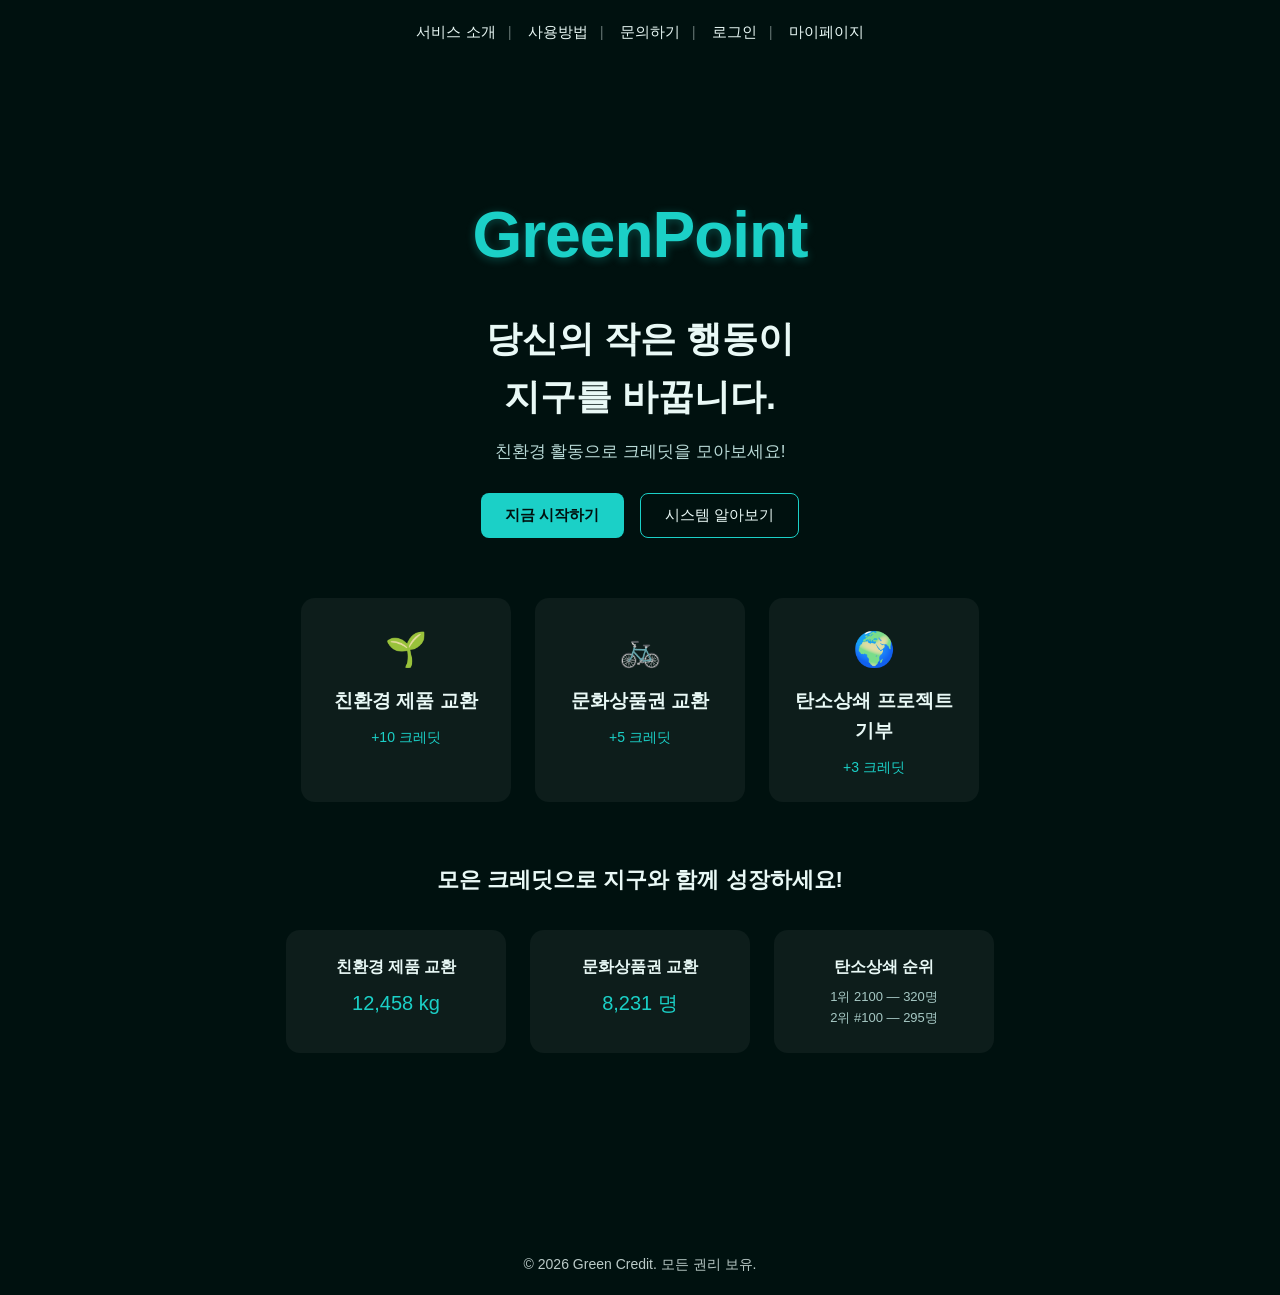
<file: index.html>
<!doctype html>
<html lang="ko">
<head>
  <meta charset="utf-8" />
  <meta name="viewport" content="width=device-width, initial-scale=1" />
  <title>그린 크레딧</title>
  <link rel="stylesheet" href="style.css" />
</head>
<body>
  <!-- 네비게이션 -->
  <nav class="nav">
    <div class="center-nav">
      <a class="nav__link" href="about.html">서비스 소개</a>
      <a class="nav__link" href="howto.html">사용방법</a>
      <a class="nav__link" href="contact.html">문의하기</a>
      <a class="nav__link" href="login.html">로그인</a>
      <a class="nav__link" href="mypage.html">마이페이지</a>
    </div>
  </nav>

  <!-- 메인 콘텐츠 -->
  <main class="hero">
    <h1 class="main-logo">GreenPoint</h1>

    <h2 class="hero__title">당신의 작은 행동이<br />지구를 바꿉니다.</h2>
    <p class="hero__subtitle">친환경 활동으로 크레딧을 모아보세요!</p>

    <div class="cta">
      <button class="btn btn--primary" onclick="location.href='login.html'">지금 시작하기</button>
      <button class="btn btn--ghost" onclick="location.href='about.html'">시스템 알아보기</button>
    </div>

    <section class="features">
      <article class="card">
        <div class="icon">🌱</div>
        <h3>친환경 제품 교환</h3>
        <div class="badge">+10 크레딧</div>
      </article>
      <article class="card">
        <div class="icon">🚲</div>
        <h3>문화상품권 교환</h3>
        <div class="badge">+5 크레딧</div>
      </article>
      <article class="card">
        <div class="icon">🌍</div>
        <h3>탄소상쇄 프로젝트 기부</h3>
        <div class="badge">+3 크레딧</div>
      </article>
    </section>

    <section class="stats-wrap">
      <h2>모은 크레딧으로 지구와 함께 성장하세요!</h2>
      <div class="kpis">
        <div class="kpi">
          <h4>친환경 제품 교환</h4>
          <div class="num">12,458 kg</div>
        </div>
        <div class="kpi">
          <h4>문화상품권 교환</h4>
          <div class="num">8,231 명</div>
        </div>
        <div class="kpi">
          <h4>탄소상쇄 순위</h4>
          <div class="rank">1위 2100 — 320명<br/>2위 #100 — 295명</div>
        </div>
      </div>
    </section>
  </main>

  <footer>
    © <span id="year"></span> Green Credit. 모든 권리 보유.
  </footer>

  <script src="script.js"></script>
</body>
</html>
</file>
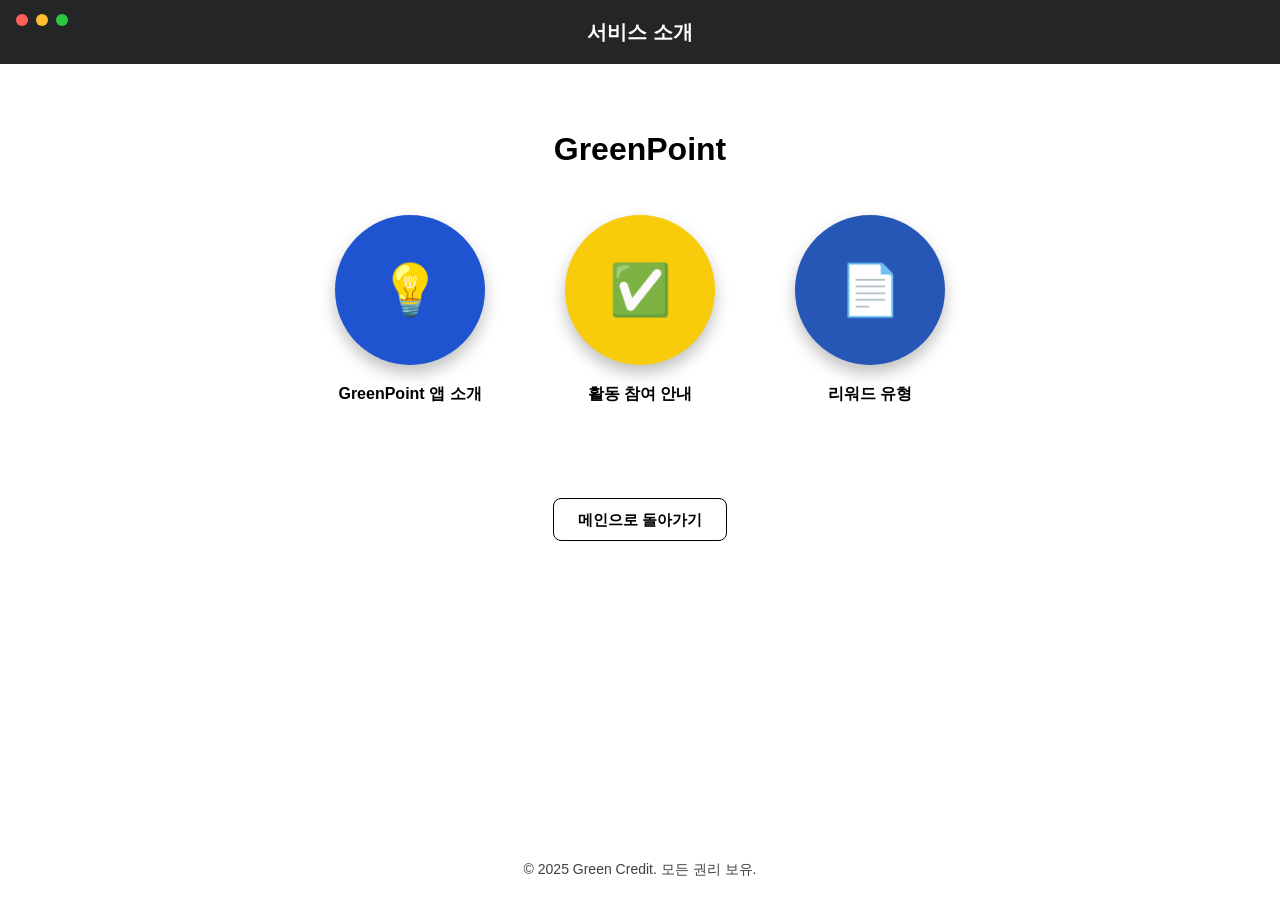
<file: about.html>
<!doctype html>
<html lang="ko">
<head>
  <meta charset="utf-8" />
  <meta name="viewport" content="width=device-width, initial-scale=1" />
  <title>서비스 소개 | 그린 크레딧</title>
  <link rel="stylesheet" href="style.css" />
</head>
<body class="about-new-page">
  <header class="about-new-header">
    <div class="header-dots">
      <div class="dot red"></div>
      <div class="dot yellow"></div>
      <div class="dot green"></div>
    </div>
    서비스 소개
  </header>

  <main class="about-new-main">
    <h1>GreenPoint</h1>

    <div class="icon-grid">
      <a href="detail-greenpoint.html" class="icon-card">
        <div class="circle blue">💡</div>
        <div class="label">GreenPoint 앱 소개</div>
      </a>

      <a href="activity-guide.html" class="icon-card">
        <div class="circle yellow">✅</div>
        <div class="label">활동 참여 안내</div>
      </a>

      <a href="reward-type.html" class="icon-card">
        <div class="circle bluegreen">📄</div>
        <div class="label">리워드 유형</div>
      </a>
    </div>

    <div class="about-footer">
      <a href="index.html" class="btn btn--primary">메인으로 돌아가기</a>
    </div>

  </main>

  <footer>
    © 2025 Green Credit. 모든 권리 보유.
  </footer>
</body>
</html>
</file>
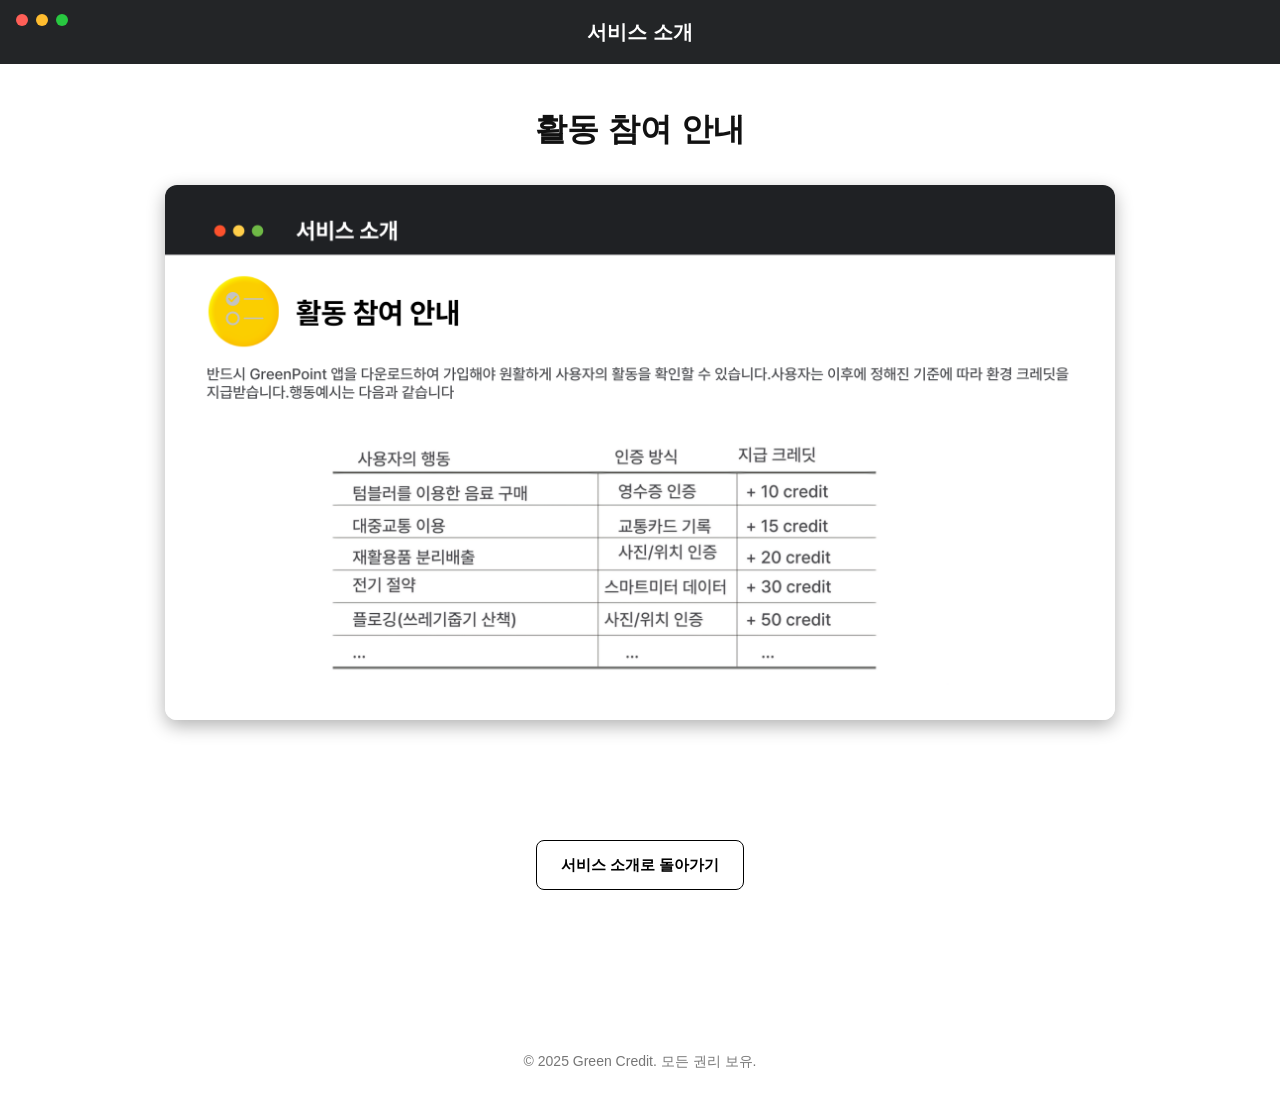
<file: activity-guide.html>
<!doctype html>
<html lang="ko">
<head>
  <meta charset="utf-8" />
  <meta name="viewport" content="width=device-width, initial-scale=1" />
  <title>활동 참여 안내 | 그린 크레딧</title>
  <link rel="stylesheet" href="style.css" />
  <style>
    body {
      background: #fff;
      display: flex;
      flex-direction: column;
      align-items: center;
      justify-content: flex-start;
      min-height: 100vh;
      font-family: 'Pretendard', sans-serif;
      color: #111;
    }

    header {
      width: 100%;
      background: #232527;
      color: white;
      padding: 16px 0;
      text-align: center;
      font-size: 20px;
      font-weight: 600;
      position: relative;
    }

    .header-dots {
      position: absolute;
      left: 16px;
      top: 14px;
      display: flex;
      gap: 8px;
    }

    .dot {
      width: 12px;
      height: 12px;
      border-radius: 50%;
    }

    .dot.red { background: #ff5f57; }
    .dot.yellow { background: #ffbd2f; }
    .dot.green { background: #28c840; }

    main {
      display: flex;
      flex-direction: column;
      align-items: center;
      padding: 40px 20px;
    }

    img.guide-img {
      max-width: 1000px;
      width: 95%;
      height: auto;
      border-radius: 12px;
      box-shadow: 0 6px 18px rgba(0,0,0,0.3);
      margin-top: 30px;
    }

    footer {
      text-align: center;
      padding: 20px 0 40px;
      font-size: 14px;
      color: #555;
    }
  </style>
</head>
<body>
  <header>
    <div class="header-dots">
      <div class="dot red"></div>
      <div class="dot yellow"></div>
      <div class="dot green"></div>
    </div>
    서비스 소개
  </header>

  <main>
    <h1>활동 참여 안내</h1>
    <img src="KakaoTalk_20251016_183059239_04.png" alt="활동 참여 안내" class="guide-img" />

    <div class="reward-footer">
      <a href="about.html" class="btn about-back-btn">서비스 소개로 돌아가기</a>
    </div>
  </main>

  <footer>
    © 2025 Green Credit. 모든 권리 보유.
  </footer>
</body>
</html>
</file>
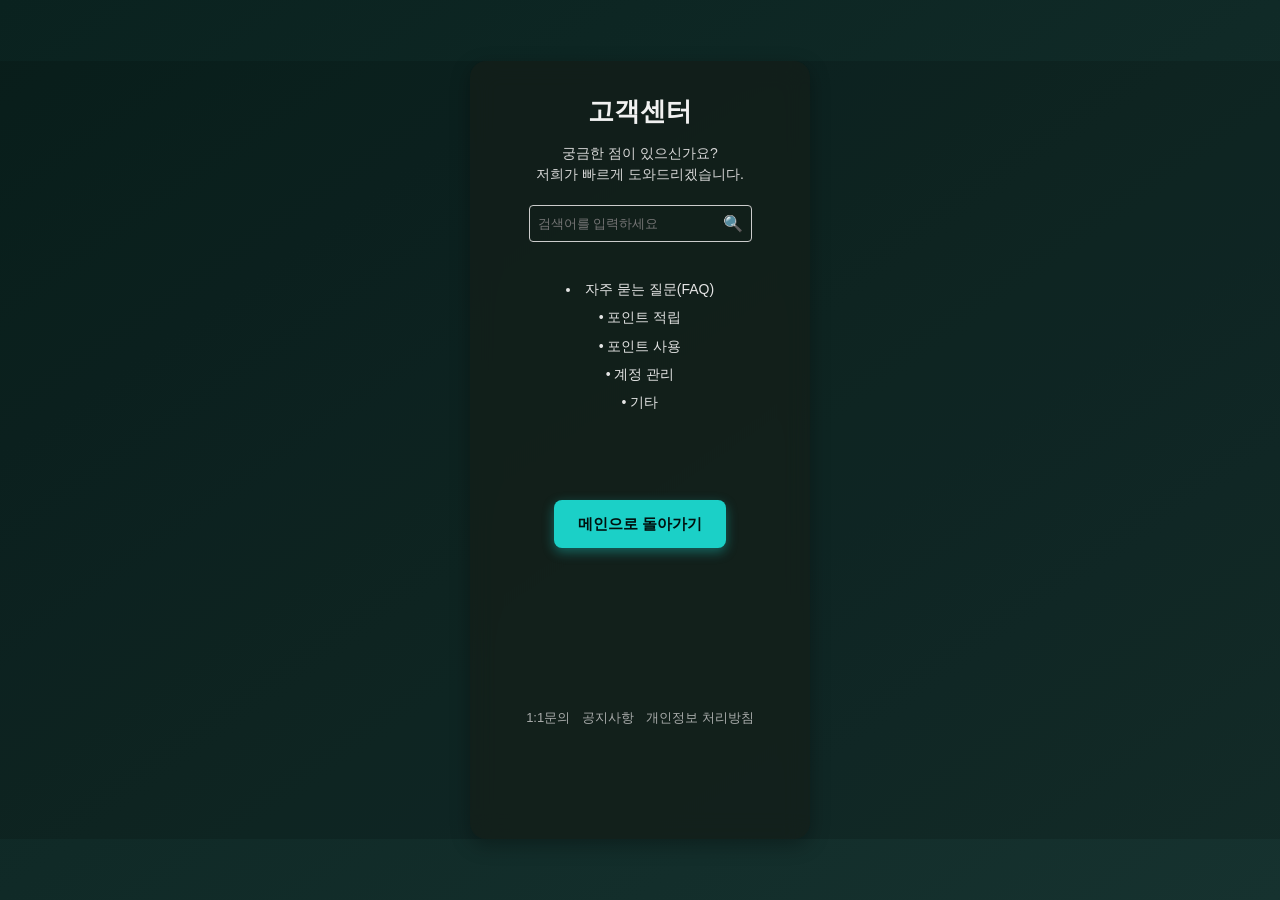
<file: contact.html>
<!doctype html>
<html lang="ko">
<head>
  <meta charset="utf-8" />
  <meta name="viewport" content="width=device-width, initial-scale=1" />
  <title>문의하기 | 그린 크레딧</title>
  <link rel="stylesheet" href="style.css" />
</head>
<body class="contact-page">
  <div class="contact-overlay">
    <div class="contact-card">
      <section class="contact-header">
        <h1>고객센터</h1>
        <p>궁금한 점이 있으신가요?<br>저희가 빠르게 도와드리겠습니다.</p>

        <div class="search-box">
          <input type="text" placeholder="검색어를 입력하세요" />
          <button><span>🔍</span></button>
        </div>
      </section>

      <section class="faq-section">
        <li><a href="faq.html">자주 묻는 질문(FAQ)</a></li>

        <ul>
          <li>• 포인트 적립</li>
          <li>• 포인트 사용</li>
          <li>• 계정 관리</li>
          <li>• 기타</li>
        </ul>
      </section>

      <div class="contact-footer">
        <a href="index.html" class="btn btn--primary">메인으로 돌아가기</a>
      </div>

      <footer class="contact-footer">
        <a href="#">1:1문의</a>
        <a href="#">공지사항</a>
        <a href="#">개인정보 처리방침</a>
      </footer>
    </div>
  </div>
</body>
</html>
</file>
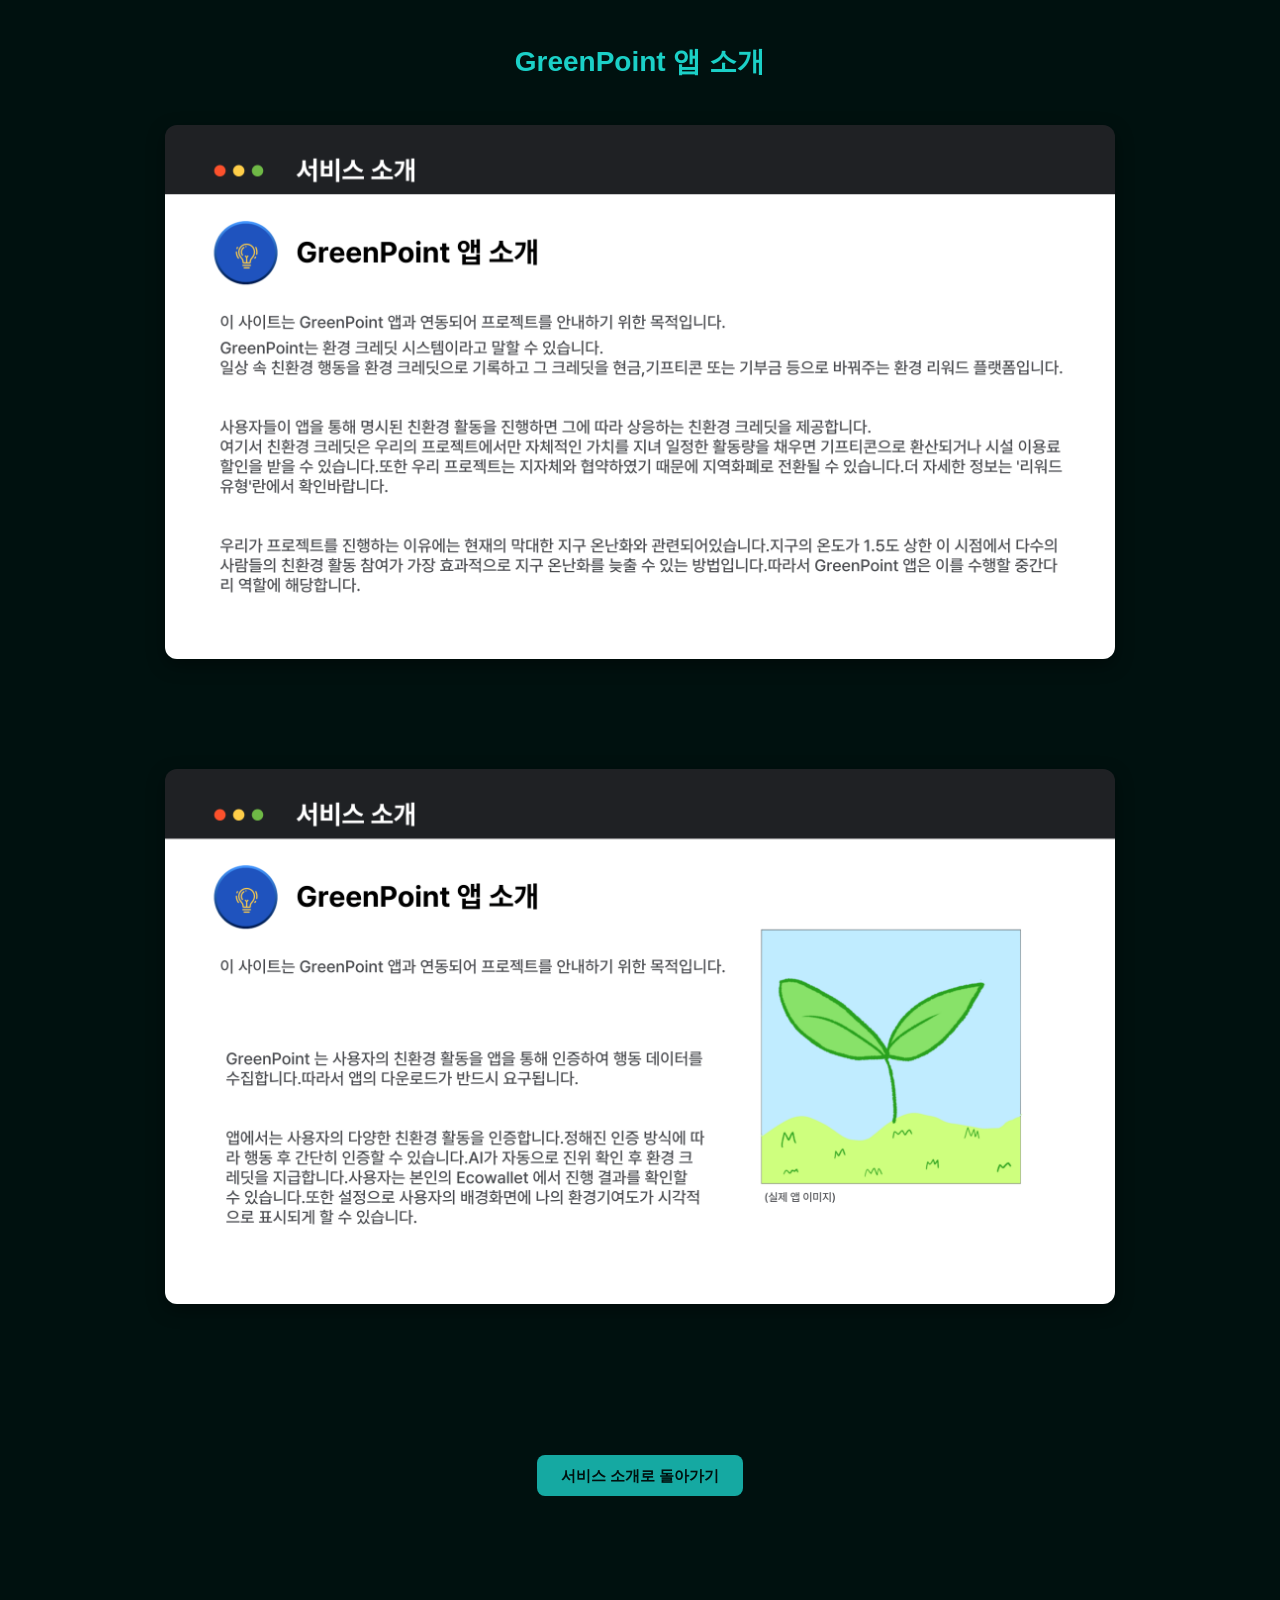
<file: detail-greenpoint.html>
<!doctype html>
<html lang="ko">
<head>
  <meta charset="utf-8" />
  <meta name="viewport" content="width=device-width, initial-scale=1" />
  <title>GreenPoint 앱 소개 | 그린 크레딧</title>
  <link rel="stylesheet" href="style.css" />
  <style>
    /* 스크롤 애니메이션 */
    .detail-img {
      opacity: 0;
      transform: translateY(40px);
      transition: opacity 1s ease, transform 1s ease;
      margin-bottom: 80px;
      width: 95%;
      max-width: 1000px;
      border-radius: 12px;
      box-shadow: 0 6px 18px rgba(0,0,0,0.4);
    }
    .detail-img.visible {
      opacity: 1;
      transform: translateY(0);
    }
  </style>
</head>
<body>
  <div class="detail-page">
    <header class="detail-header">
      <h1>GreenPoint 앱 소개</h1>
    </header>

    <main class="detail-main">
      <img src="KakaoTalk_20251016_183059239_01.png" alt="GreenPoint 설명 1" class="detail-img" />
      <img src="KakaoTalk_20251016_183059239_02.png" alt="GreenPoint 설명 2" class="detail-img" />
    </main>

    <footer class="detail-footer">
      <a href="about.html" class="btn btn--primary">서비스 소개로 돌아가기</a>
    </footer>
  </div>

  <script>
    // 스크롤 시 이미지 자연스럽게 등장
    const observer = new IntersectionObserver((entries) => {
      entries.forEach(entry => {
        if (entry.isIntersecting) {
          entry.target.classList.add('visible');
        }
      });
    }, { threshold: 0.2 });

    document.querySelectorAll('.detail-img').forEach(img => {
      observer.observe(img);
    });
  </script>
</body>
</html>
</file>
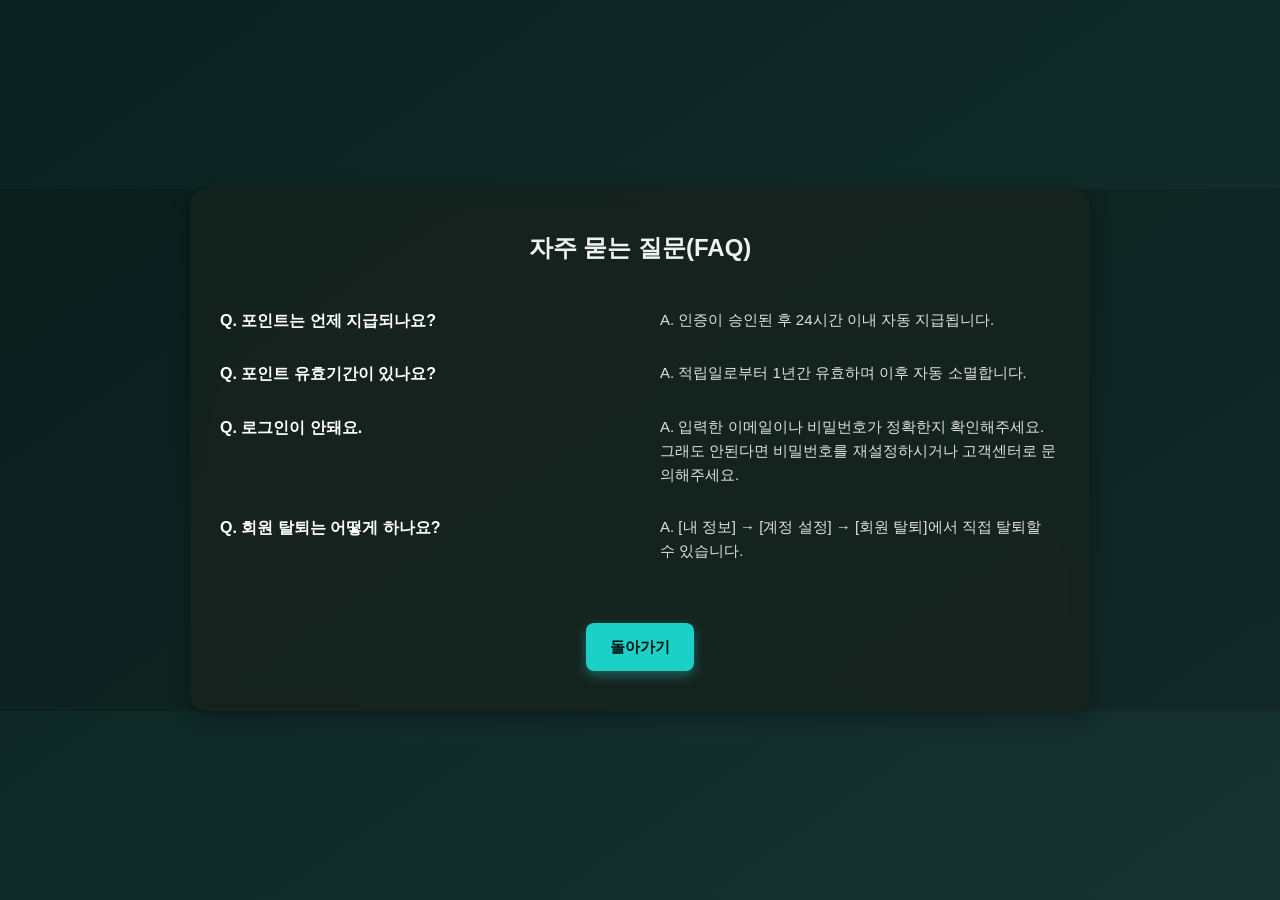
<file: faq.html>
<!doctype html>
<html lang="ko">
<head>
  <meta charset="utf-8" />
  <meta name="viewport" content="width=device-width, initial-scale=1" />
  <title>자주 묻는 질문(FAQ) | 그린 크레딧</title>
  <link rel="stylesheet" href="style.css" />
</head>
<body class="faq-page">
  <div class="faq-overlay">
    <div class="faq-card">
      <h1>자주 묻는 질문(FAQ)</h1>

      <div class="faq-item">
        <div class="faq-q">Q. 포인트는 언제 지급되나요?</div>
        <div class="faq-a">A. 인증이 승인된 후 24시간 이내 자동 지급됩니다.</div>
      </div>

      <div class="faq-item">
        <div class="faq-q">Q. 포인트 유효기간이 있나요?</div>
        <div class="faq-a">A. 적립일로부터 1년간 유효하며 이후 자동 소멸합니다.</div>
      </div>

      <div class="faq-item">
        <div class="faq-q">Q. 로그인이 안돼요.</div>
        <div class="faq-a">
          A. 입력한 이메일이나 비밀번호가 정확한지 확인해주세요.<br>
          그래도 안된다면 비밀번호를 재설정하시거나 고객센터로 문의해주세요.
        </div>
      </div>

      <div class="faq-item">
        <div class="faq-q">Q. 회원 탈퇴는 어떻게 하나요?</div>
        <div class="faq-a">A. [내 정보] → [계정 설정] → [회원 탈퇴]에서 직접 탈퇴할 수 있습니다.</div>
      </div>

      <div class="faq-footer">
        <a href="contact.html" class="btn faq-back-btn">돌아가기</a>
      </div>

    </div>
  </div>
</body>
</html>
</file>
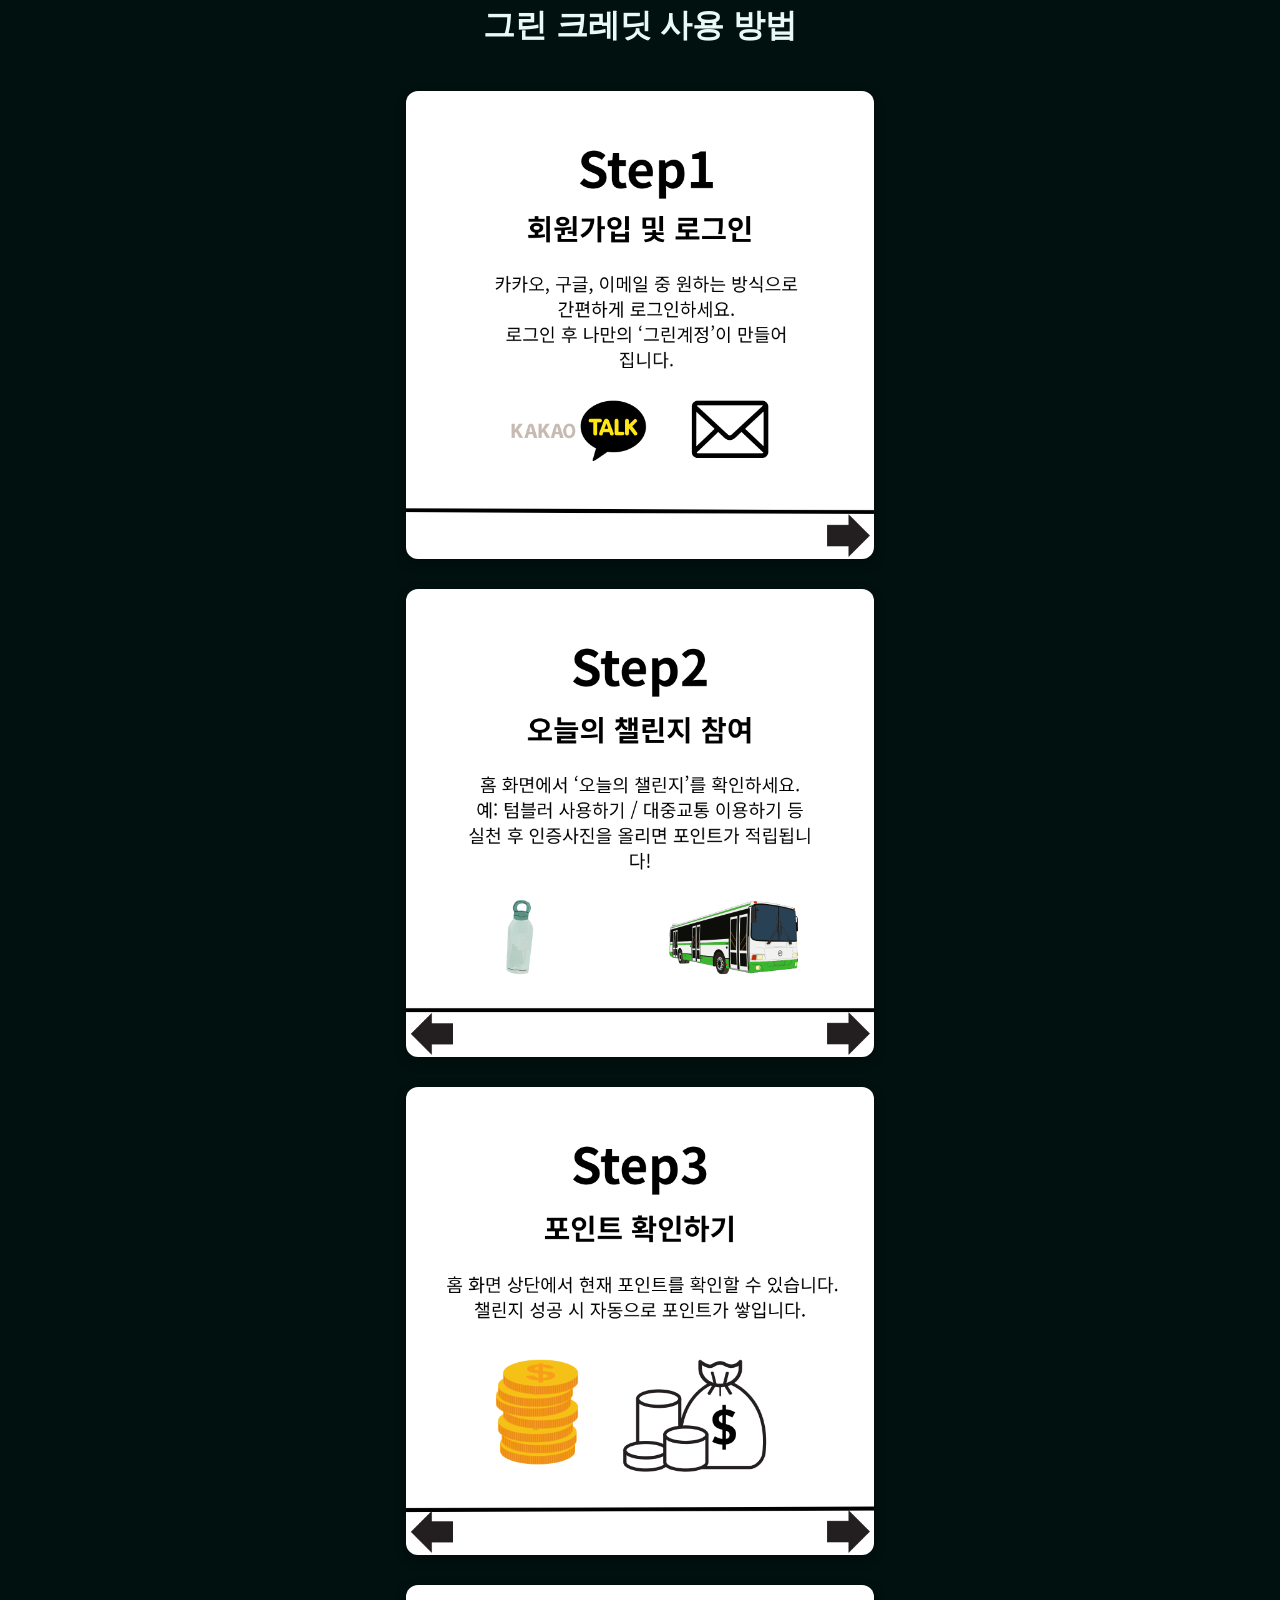
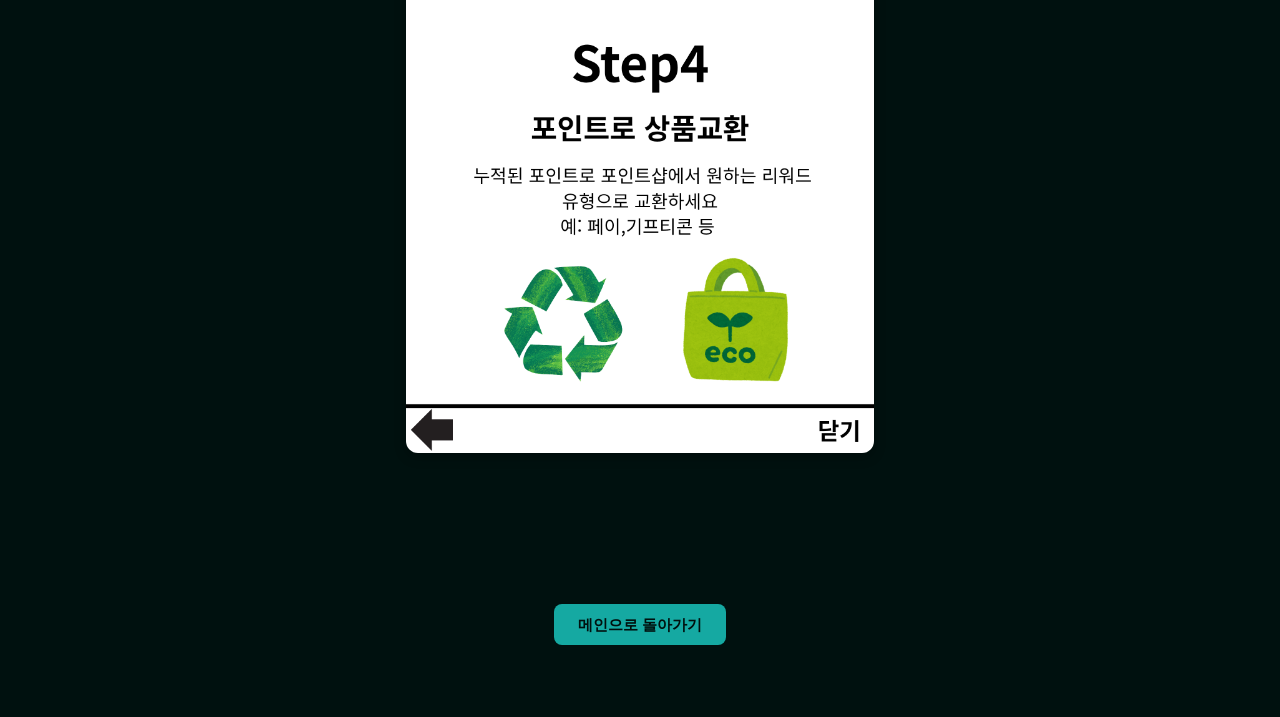
<file: howto.html>
<!doctype html>
<html lang="ko">
<head>
  <meta charset="utf-8" />
  <meta name="viewport" content="width=device-width, initial-scale=1" />
  <title>사용 방법 | 그린 크레딧</title>
  <link rel="stylesheet" href="style.css" />
</head>
<body>
  <div class="howto-page">
    <header class="howto-header">
      <h1>그린 크레딧 사용 방법</h1>
    </header>

    <main class="howto-main">
      <img src="step1.png" alt="Step1" class="howto-step" />
      <img src="step2.png" alt="Step2" class="howto-step" />
      <img src="step3.png" alt="Step3" class="howto-step" />
      <img src="step4.png" alt="Step4" class="howto-step" />

      <!-- 메인으로 돌아가기 버튼 -->
      

    </main>

    <footer class="howto-footer">
      <a href="index.html" class="btn btn--primary">메인으로 돌아가기</a>
    </footer>
  </div>
</body>
</html>
</file>
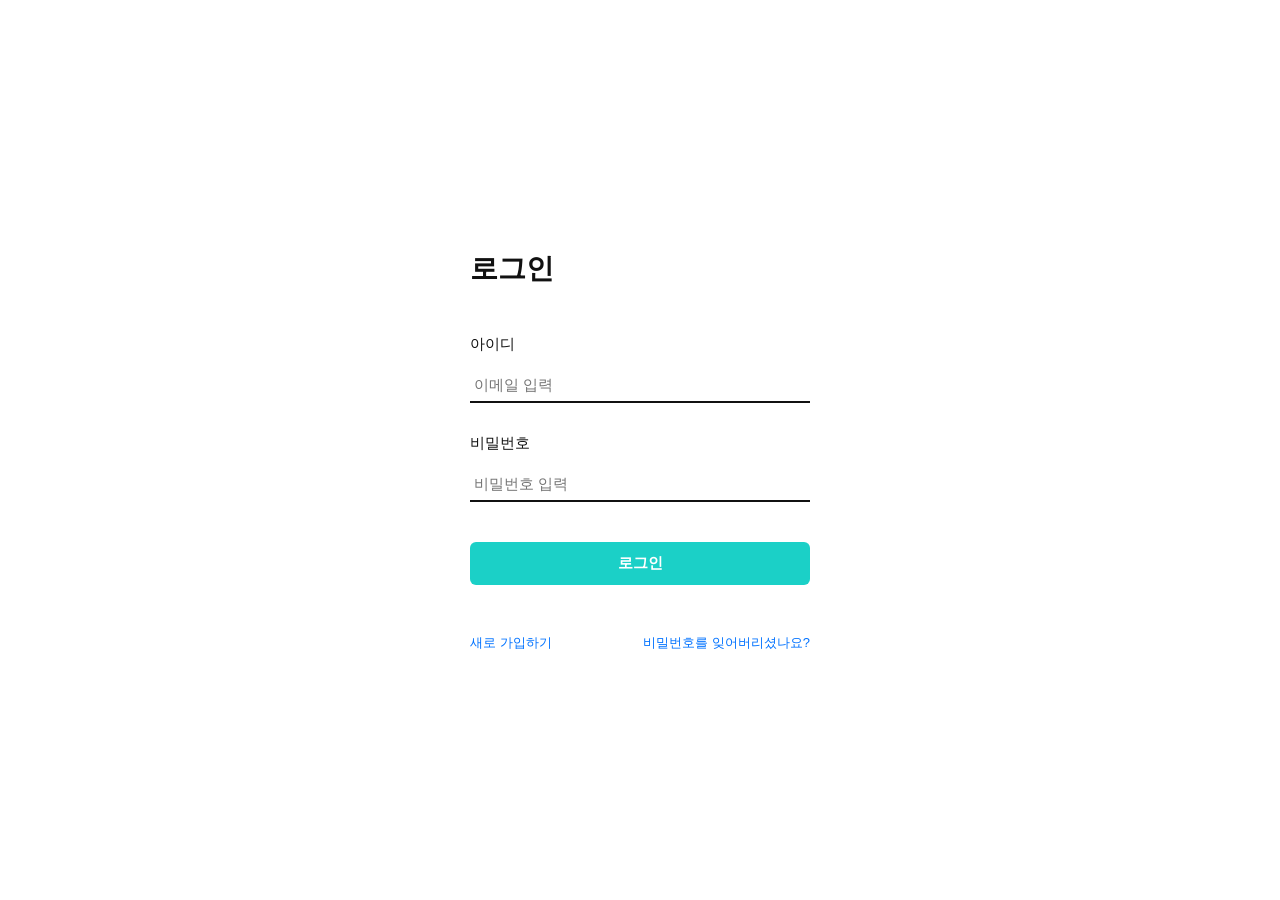
<file: login.html>
<!doctype html>
<html lang="ko">
<head>
  <meta charset="utf-8" />
  <meta name="viewport" content="width=device-width, initial-scale=1" />
  <title>로그인 | 그린 크레딧</title>
  <link rel="stylesheet" href="style.css" />
</head>
<body class="login-page">
  <main class="login-wrapper">
    <h1 class="login-title">로그인</h1>

    <form class="login-form" onsubmit="return false;">
      <label for="email">아이디</label>
      <input type="email" id="email" placeholder="이메일 입력" />

      <label for="password">비밀번호</label>
      <input type="password" id="password" placeholder="비밀번호 입력" />

      <button id="loginBtn" class="login-btn">로그인</button>
      <p class="login-msg" id="loginMsg"></p>
    </form>

    <div class="login-links">
      <a href="signup.html" class="signup-link">새로 가입하기</a>
      <a href="#" class="findpw-link">비밀번호를 잊어버리셨나요?</a>
    </div>
  </main>

  <script>
    document.getElementById("loginBtn").addEventListener("click", () => {
      const email = document.getElementById("email").value;
      const password = document.getElementById("password").value;
      const msg = document.getElementById("loginMsg");
  
      // localStorage에서 저장된 회원 정보 확인
      const storedPassword = localStorage.getItem(email);
  
      if (storedPassword && storedPassword === password) {
        // 로그인 성공
        localStorage.setItem("isLoggedIn", "true");
        localStorage.setItem("userEmail", email);
        window.location.href = "index.html";
      } else {
        msg.textContent = "아이디 또는 비밀번호가 잘못되었습니다.";
      }
    });
  </script>
  
</body>
</html>
</file>
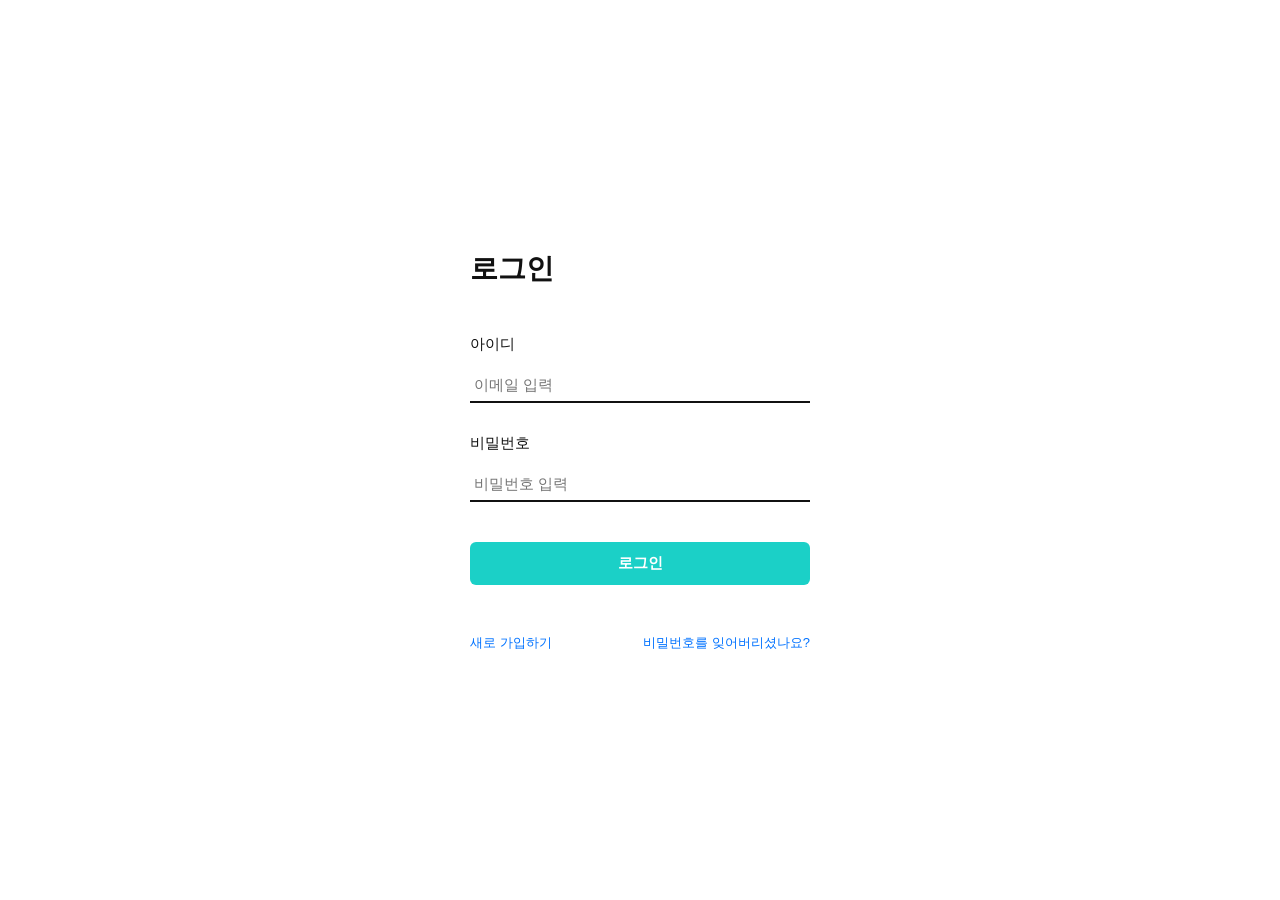
<file: mypage.html>
<!doctype html>
<html lang="ko">
<head>
  <meta charset="utf-8" />
  <meta name="viewport" content="width=device-width, initial-scale=1" />
  <title>마이페이지 | 그린 크레딧</title>
  <link rel="stylesheet" href="style.css" />
</head>
<body class="mypage">
  <header class="mypage-header">
    <h1>마이페이지</h1>
    <p id="welcomeMsg"></p>
  </header>

  <main class="mypage-main">
    <section class="reward-cards">
      <article class="reward-card">
        <div class="icon">🪴</div>
        <h3>친환경 제품 교환</h3>
        <ul>
          <li>총 교환 건수 <strong>12,458회</strong></li>
          <li>절약된 탄소량 <strong>8,930kg CO₂</strong></li>
          <li>최근 교환 제품 <strong>대나무 칫솔세트</strong></li>
        </ul>
        <button class="btn-outline">교환하기</button>
      </article>

      <article class="reward-card">
        <div class="icon">🎫</div>
        <h3>문화상품권 교환</h3>
        <ul>
          <li>총 교환 인원 <strong>8,231명</strong></li>
          <li>누적 사용 크레딧 <strong>126,540</strong></li>
          <li>인기 교환 금액 <strong>5,000원</strong></li>
        </ul>
        <button class="btn-outline">교환하기</button>
      </article>

      <article class="reward-card">
        <div class="icon">🌍</div>
        <h3>탄소상쇄 프로젝트 기부</h3>
        <ul>
          <li>참여자 수 <strong>2,415명</strong></li>
          <li>기부된 크레딧 <strong>73,800</strong></li>
          <li>기부된 나무 수 <strong>1,220그루</strong></li>
        </ul>
        <button class="btn-outline">기부하기</button>
      </article>
    </section>

    <a href="index.html" class="btn btn--primary back-btn">메인으로 돌아가기</a>
  </main>

  <script>
    const email = localStorage.getItem("userEmail");
    const isLoggedIn = localStorage.getItem("isLoggedIn");
    const msg = document.getElementById("welcomeMsg");

// 로그인 상태 확인
    if (!isLoggedIn || isLoggedIn !== "true") {
     alert("로그인 후 이용할 수 있습니다.");
     window.location.href = "login.html";
    } else {
     msg.textContent = `${email}님, 반가워요 🌱`;
    }

  </script>
</body>
</html>
</file>
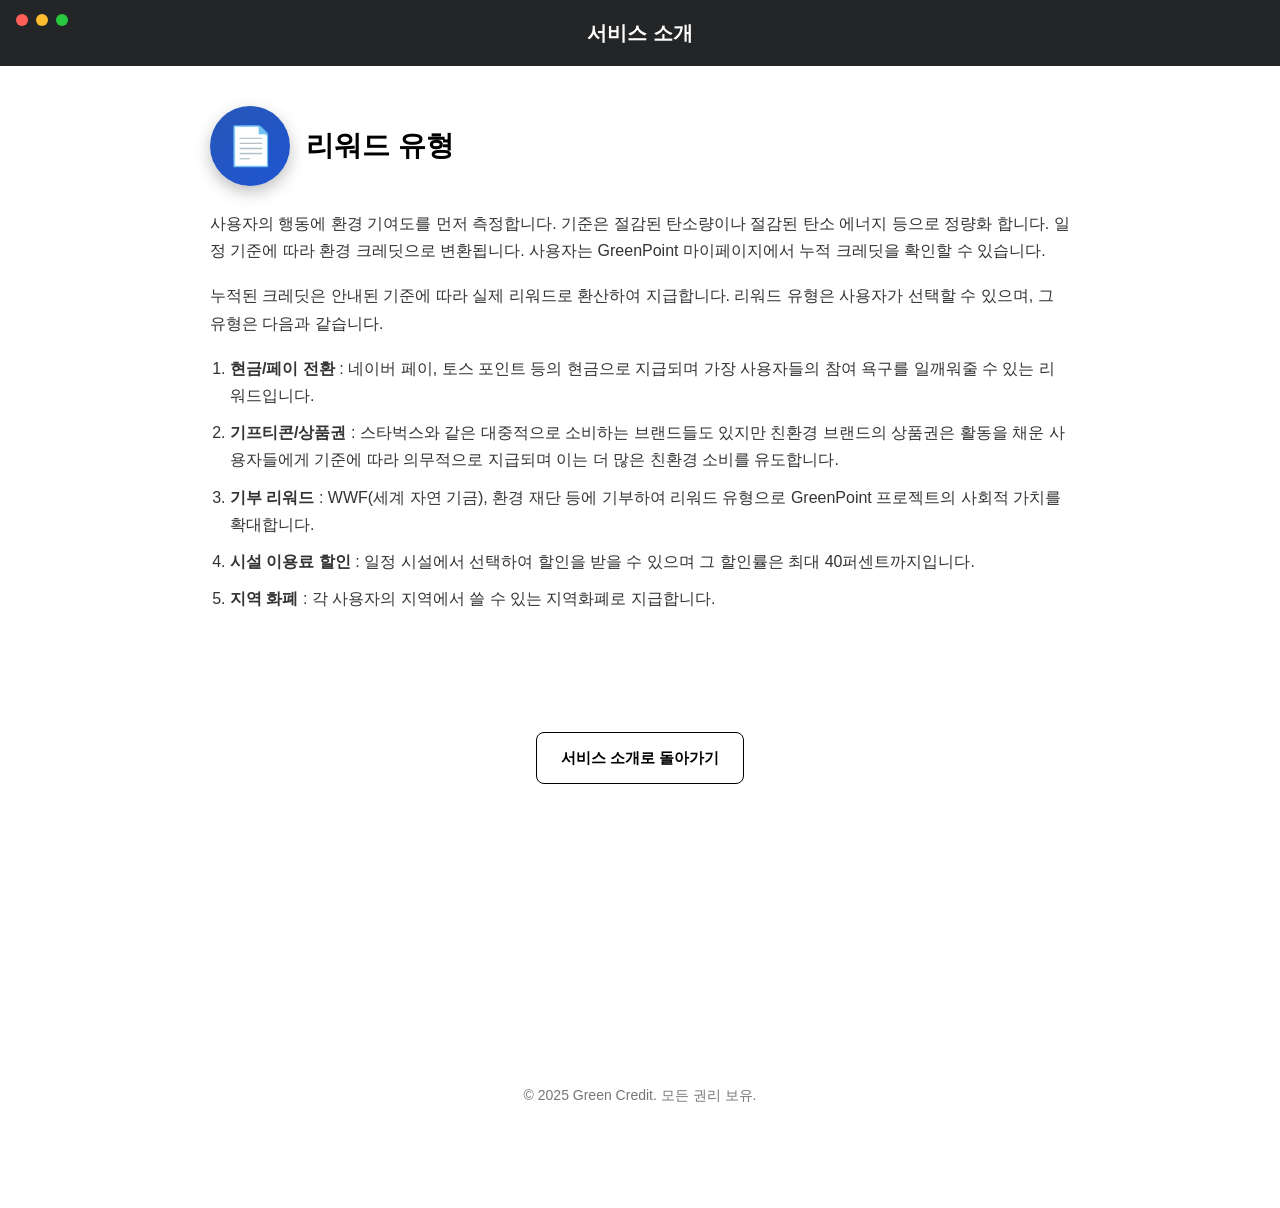
<file: reward-type.html>
<!doctype html>
<html lang="ko">
<head>
  <meta charset="utf-8" />
  <meta name="viewport" content="width=device-width, initial-scale=1" />
  <title>리워드 유형 | 그린 크레딧</title>
  <link rel="stylesheet" href="style.css" />
</head>
<body class="reward-page">
  <header class="reward-header">
    <div class="header-dots">
      <div class="dot red"></div>
      <div class="dot yellow"></div>
      <div class="dot green"></div>
    </div>
    서비스 소개
  </header>

  <main class="reward-main">
    <div class="reward-title-row">
      <div class="reward-circle">📄</div>
      <h1>리워드 유형</h1>
    </div>

    <p>
      사용자의 행동에 환경 기여도를 먼저 측정합니다. 기준은 절감된 탄소량이나 절감된 탄소 에너지 등으로 정량화 합니다.
      일정 기준에 따라 환경 크레딧으로 변환됩니다. 사용자는 GreenPoint 마이페이지에서 누적 크레딧을 확인할 수 있습니다.
    </p>

    <p>
      누적된 크레딧은 안내된 기준에 따라 실제 리워드로 환산하여 지급합니다.
      리워드 유형은 사용자가 선택할 수 있으며, 그 유형은 다음과 같습니다.
    </p>

    <ol>
      <li>
        <strong>현금/페이 전환</strong> : 네이버 페이, 토스 포인트 등의 현금으로 지급되며
        가장 사용자들의 참여 욕구를 일깨워줄 수 있는 리워드입니다.
      </li>
      <li>
        <strong>기프티콘/상품권</strong> : 스타벅스와 같은 대중적으로 소비하는 브랜드들도 있지만
        친환경 브랜드의 상품권은 활동을 채운 사용자들에게 기준에 따라 의무적으로 지급되며
        이는 더 많은 친환경 소비를 유도합니다.
      </li>
      <li>
        <strong>기부 리워드</strong> : WWF(세계 자연 기금), 환경 재단 등에 기부하여
        리워드 유형으로 GreenPoint 프로젝트의 사회적 가치를 확대합니다.
      </li>
      <li>
        <strong>시설 이용료 할인</strong> : 일정 시설에서 선택하여 할인을 받을 수 있으며
        그 할인률은 최대 40퍼센트까지입니다.
      </li>
      <li>
        <strong>지역 화폐</strong> : 각 사용자의 지역에서 쓸 수 있는 지역화폐로 지급합니다.
      </li>
    </ol>

    <!-- 메인으로 돌아가기 버튼 -->
    <div class="reward-footer">
      <a href="about.html" class="btn about-back-btn">서비스 소개로 돌아가기</a>
    </div>

  </main>

  <footer class="reward-footer">
    © 2025 Green Credit. 모든 권리 보유.
  </footer>
</body>
</html>
</file>
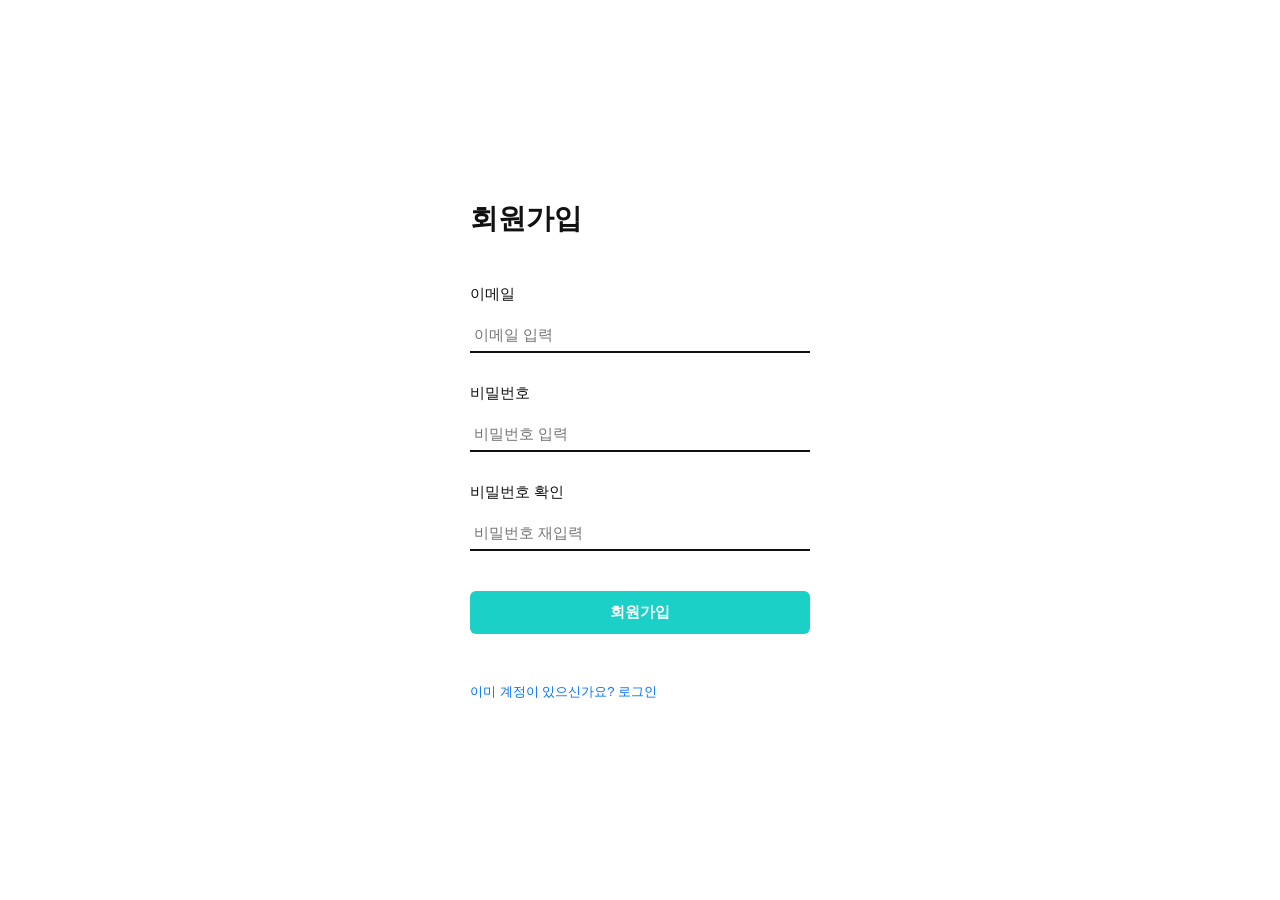
<file: signup.html>
<!doctype html>
<html lang="ko">
<head>
  <meta charset="utf-8" />
  <meta name="viewport" content="width=device-width, initial-scale=1" />
  <title>회원가입 | 그린 크레딧</title>
  <link rel="stylesheet" href="style.css" />
</head>
<body class="login-page">
  <main class="login-wrapper">
    <h1 class="login-title">회원가입</h1>

    <form class="login-form" onsubmit="return false;">
      <label for="signup-email">이메일</label>
      <input type="email" id="signup-email" placeholder="이메일 입력" required />

      <label for="signup-password">비밀번호</label>
      <input type="password" id="signup-password" placeholder="비밀번호 입력" required />

      <label for="signup-confirm">비밀번호 확인</label>
      <input type="password" id="signup-confirm" placeholder="비밀번호 재입력" required />

      <button id="signupBtn" class="login-btn">회원가입</button>
      <p class="login-msg" id="signupMsg"></p>
    </form>

    <div class="login-links">
      <a href="login.html" class="signup-link">이미 계정이 있으신가요? 로그인</a>
    </div>
  </main>

  <script>
    document.getElementById("signupBtn").addEventListener("click", () => {
      const email = document.getElementById("signup-email").value;
      const password = document.getElementById("signup-password").value;
      const confirm = document.getElementById("signup-confirm").value;
      const msg = document.getElementById("signupMsg");

      if (!email || !password || !confirm) {
        msg.textContent = "모든 항목을 입력해주세요.";
        return;
      }

      if (password !== confirm) {
        msg.textContent = "비밀번호가 일치하지 않습니다.";
        return;
      }

      // 이미 등록된 이메일인지 확인
      const existingUser = localStorage.getItem(email);
      if (existingUser) {
        msg.textContent = "이미 등록된 이메일입니다.";
        return;
      }

      // localStorage에 저장
      localStorage.setItem(email, password);
      msg.textContent = "회원가입이 완료되었습니다! 로그인 페이지로 이동합니다.";

      setTimeout(() => {
        window.location.href = "login.html";
      }, 1500);
    });
  </script>
</body>
</html>
</file>
<file: style.css>
:root {
  --bg: #00110f;
  --ink: #e9f9f6;
  --accent: #1bd0c7;
}

* { box-sizing: border-box; margin: 0; padding: 0; }
body {
  font-family: 'Pretendard', sans-serif;
  background: var(--bg);
  color: var(--ink);
  line-height: 1.6;
}

/* ===============================
   네비게이션
================================ */
.nav {
  display: flex;
  justify-content: center;
  align-items: center;
  padding: 20px 32px;
  background: transparent;
}

.center-nav {
  display: flex;
  gap: 0;
}

.nav__link {
  color: var(--ink);
  text-decoration: none;
  font-size: 15px;
  font-weight: 500;
  padding: 0 16px;
  position: relative;
  transition: color 0.3s ease;
}

.nav__link:not(:last-child)::after {
  content: "|";
  position: absolute;
  right: 0;
  color: rgba(233,249,246,0.4);
}

.nav__link:hover {
  color: var(--accent);
}

/* ===============================
   메인 (Hero)
================================ */

/* ===============================
   메인 로고 (GreenPoint)
================================ */
.main-logo {
  font-size: 64px;
  font-weight: 800;
  color: var(--accent);
  margin-bottom: 24px;
  text-transform: none;
  letter-spacing: -1px;
  text-shadow: 0 2px 10px rgba(27, 208, 199, 0.3);
}


.hero {
  text-align: center;
  padding: 120px 20px 80px;
}

.hero__title {
  font-size: 36px;
  font-weight: 700;
}

.hero__subtitle {
  margin-top: 12px;
  font-size: 17px;
  color: #b8d9d6;
}

.cta {
  margin-top: 28px;
  display: flex;
  justify-content: center;
  gap: 16px;
}

.btn {
  border: none;
  border-radius: 8px;
  padding: 12px 24px;
  font-size: 15px;
  cursor: pointer;
  transition: all 0.3s ease;
}

.btn--primary {
  background: var(--accent);
  color: var(--bg);
  font-weight: 600;
}

.btn--primary:hover { background: #19b9ae; }
.btn--ghost {
  background: transparent;
  color: var(--ink);
  border: 1px solid var(--accent);
}
.btn--ghost:hover { background: rgba(27,208,199,0.1); }

/* ===============================
   카드 섹션
================================ */
.features {
  display: flex;
  justify-content: center;
  gap: 24px;
  flex-wrap: wrap;
  margin: 60px 0;
}

.card {
  background: rgba(255,255,255,0.05);
  border-radius: 14px;
  padding: 24px;
  width: 210px;
  text-align: center;
  transition: transform 0.3s ease, box-shadow 0.3s ease;
}
.card:hover { transform: translateY(-6px); box-shadow: 0 6px 18px rgba(0,0,0,0.3); }

.card .icon { font-size: 34px; margin-bottom: 10px; }
.card .badge { color: var(--accent); margin-top: 10px; font-size: 14px; }

/* ===============================
   통계 섹션
================================ */
.stats-wrap {
  text-align: center;
  margin: 60px 0 100px;
}
.stats-wrap h2 { font-size: 22px; margin-bottom: 32px; }

.kpis {
  display: flex;
  justify-content: center;
  gap: 24px;
  flex-wrap: wrap;
}
.kpi {
  background: rgba(255,255,255,0.05);
  border-radius: 14px;
  padding: 24px;
  width: 220px;
}
.kpi .num { font-size: 20px; color: var(--accent); margin-top: 8px; }
.kpi .rank { font-size: 13px; color: #a6c8c4; margin-top: 8px; }

/* ===============================
   HOWTO
================================ */
.howto-page {
  min-height: 100vh;
  background: var(--bg);
  color: var(--ink);
  display: flex;
  flex-direction: column;
  align-items: center;
}
.howto-main {
  display: flex;
  flex-direction: column;
  align-items: center;
  gap: 30px;
  padding: 40px 20px;
}
.howto-step {
  max-width: 520px;
  width: 90%;
  border-radius: 12px;
  box-shadow: 0 4px 12px rgba(0,0,0,0.3);
}

/* ===============================
   ABOUT (구버전)
================================ */
.about-page {
  min-height: 100vh;
  background: var(--bg);
  display: flex;
  justify-content: center;
  align-items: center;
}
.about-main { display: flex; justify-content: center; align-items: center; }
.about-img {
  max-width: 800px;
  width: 95%;
  border-radius: 12px;
  box-shadow: 0 6px 18px rgba(0,0,0,0.4);
}

/* ===============================
   ABOUT 페이지 - 돌아가기 버튼
================================ */
.about-footer {
  margin-top: 100px;
  margin-bottom: 60px;
  text-align: center;
}

.about-footer .btn {
  padding: 12px 24px;
  font-size: 15px;
  border-radius: 8px;
  border: 1.5px solid #000;
  background: transparent;
  color: #000;
  font-weight: 600;
  cursor: pointer;
  transition: all 0.3s ease;
}

.about-footer .btn:hover {
  background: #000;
  color: #fff;
}


/* ===============================
   DETAIL (GreenPoint)
================================ */
.detail-page {
  min-height: 100vh;
  background: var(--bg);
  color: var(--ink);
  display: flex;
  flex-direction: column;
  align-items: center;
  padding: 40px 20px;
}
.detail-header {
  display: flex;
  flex-direction: column;
  align-items: center;
  gap: 16px;
  text-align: center;
}
.detail-header h1 {
  font-size: 28px;
  color: var(--accent);
  font-weight: 700;
}
.detail-icon { width: 100px; height: 100px; }
.detail-main {
  display: flex;
  flex-direction: column;
  align-items: center;
  gap: 30px;
  margin-top: 40px;
}
.detail-img {
  max-width: 1000px;
  width: 95%;
  border-radius: 12px;
  box-shadow: 0 6px 18px rgba(0,0,0,0.4);
}
.detail-footer { margin: 60px 0; }

/* ===============================
   Footer
================================ */
footer {
  text-align: center;
  padding: 20px 0;
  font-size: 14px;
  opacity: 0.8;
}

/* ===============================
   ABOUT (New Ver. – 서비스 소개)
================================ */
.about-new-page {
  background: #ffffff;
  color: #111;
  font-family: 'Pretendard', sans-serif;
  display: flex;
  flex-direction: column;
  align-items: center;
  min-height: 100vh;
}

.about-new-header {
  width: 100%;
  background: #232527;
  color: white;
  padding: 16px 0;
  text-align: center;
  font-size: 20px;
  font-weight: 600;
  position: relative;
}

.about-new-header .header-dots {
  position: absolute;
  left: 16px;
  top: 14px;
  display: flex;
  gap: 8px;
}
.about-new-header .dot {
  width: 12px;
  height: 12px;
  border-radius: 50%;
}
.dot.red { background: #ff5f57; }
.dot.yellow { background: #ffbd2f; }
.dot.green { background: #28c840; }

.about-new-main {
  text-align: center;
  margin-top: 60px;
  flex: 1;
  display: flex;
  flex-direction: column;
  align-items: center;
}
.about-new-main h1 {
  font-size: 32px;
  font-weight: 700;
  margin-bottom: 40px;
  color: #000;
}

.icon-grid {
  display: flex;
  justify-content: center;
  gap: 80px;
  flex-wrap: wrap;
}

.icon-card {
  display: flex;
  flex-direction: column;
  align-items: center;
  text-align: center;
  cursor: pointer;
  text-decoration: none;
  transition: transform 0.3s ease, box-shadow 0.3s ease;
}

.circle {
  width: 150px;
  height: 150px;
  border-radius: 50%;
  display: flex;
  justify-content: center;
  align-items: center;
  font-size: 50px;
  color: white;
  margin-bottom: 16px;
  box-shadow: 0 8px 16px rgba(0,0,0,0.25);
}

.circle.blue { background: #1f54d1; }
.circle.yellow { background: #f8cb0b; color: #555; }
.circle.bluegreen { background: #2657b7; }

.icon-card:hover {
  transform: translateY(-8px);
  box-shadow: 0 10px 20px rgba(0,0,0,0.25);
}

.label {
  font-weight: 600;
  font-size: 16px;
  color: #000;
}

/* ===============================
   REWARD TYPE PAGE
================================ */
.reward-page {
  background: #fff;
  color: #111;
  font-family: 'Pretendard', sans-serif;
  display: flex;
  flex-direction: column;
  align-items: center;
  min-height: 100vh;
  line-height: 1.7;
}

/* 상단 헤더 */
.reward-header {
  width: 100%;
  background: #232527;
  color: white;
  padding: 16px 0;
  text-align: center;
  font-size: 20px;
  font-weight: 600;
  position: relative;
}

.reward-header .header-dots {
  position: absolute;
  left: 16px;
  top: 14px;
  display: flex;
  gap: 8px;
}
.reward-header .dot {
  width: 12px;
  height: 12px;
  border-radius: 50%;
}
.dot.red { background: #ff5f57; }
.dot.yellow { background: #ffbd2f; }
.dot.green { background: #28c840; }

/* 본문 */
.reward-main {
  max-width: 900px;
  padding: 40px 20px 80px;
}

.reward-title-row {
  display: flex;
  align-items: center;
  gap: 16px;
  margin-bottom: 24px;
}

.reward-circle {
  width: 80px;
  height: 80px;
  border-radius: 50%;
  background: linear-gradient(145deg, #2657b7, #1f54d1);
  display: flex;
  justify-content: center;
  align-items: center;
  font-size: 38px;
  color: #4be28a;
  box-shadow: 0 6px 16px rgba(0,0,0,0.25);
}

.reward-main h1 {
  font-size: 28px;
  font-weight: 700;
  color: #000;
}

.reward-main p {
  margin-bottom: 18px;
  font-size: 16px;
  color: #333;
}

.reward-main ol {
  margin-top: 12px;
  padding-left: 20px;
  color: #333;
}

.reward-main ol li {
  margin-bottom: 10px;
}

/* Footer */
.reward-footer {
  text-align: center;
  padding: 20px 0 40px;
  font-size: 14px;
  color: #555;
}

/* ===============================
   문의하기 (Contact Page)
================================ */
.contact-page {
  background: linear-gradient(145deg, #0a221f, #16322f);
  min-height: 100vh;
  font-family: 'Pretendard', sans-serif;
  display: flex;
  justify-content: center;
  align-items: center;
}

.contact-overlay {
  width: 100%;
  height: 100%;
  background: rgba(0, 0, 0, 0.15);
  display: flex;
  justify-content: center;
  align-items: center;
}

.contact-card {
  background: rgba(20, 30, 25, 0.7);
  backdrop-filter: blur(12px);
  border-radius: 16px;
  width: 340px;
  padding: 30px 20px;
  color: #f1f1f1;
  display: flex;
  flex-direction: column;
  align-items: center;
  text-align: center;
  box-shadow: 0 6px 20px rgba(0,0,0,0.3);
}

.contact-header h1 {
  font-size: 26px;
  font-weight: 700;
  margin-bottom: 10px;
}

.contact-header p {
  font-size: 14px;
  line-height: 1.5;
  margin-bottom: 20px;
  color: #d8d8d8;
}

/* 검색창 */
.search-box {
  display: flex;
  align-items: center;
  justify-content: center;
  background: transparent;
  border: 1px solid #ccc;
  border-radius: 4px;
  overflow: hidden;
  width: 100%;
  max-width: 240px;
  margin-bottom: 30px;
}
.search-box input {
  background: transparent;
  border: none;
  outline: none;
  padding: 8px;
  width: 100%;
  color: #f1f1f1;
}
.search-box button {
  background: none;
  border: none;
  color: #f1f1f1;
  font-size: 16px;
  cursor: pointer;
  padding: 8px;
}

/* FAQ 영역 */
.faq-section h2 {
  font-size: 16px;
  font-weight: 700;
  margin-bottom: 12px;
}

.faq-section ul {
  list-style: none;
  padding: 0;
  margin: 0;
}
.faq-section li {
  font-size: 14px;
  color: #e4e4e4;
  margin: 6px 0;
}

/* 하단 링크 */
.contact-footer {
  display: flex;
  justify-content: center;
  gap: 12px;
  margin-top: 28px;
}
.contact-footer a {
  font-size: 13px;
  color: #cfcfcf;
  text-decoration: none;
  transition: color 0.3s ease;
}
.contact-footer a:hover {
  color: #fff;
}

/* ===============================
   FAQ PAGE
================================ */
.faq-page {
  background: linear-gradient(145deg, #0a221f, #16322f);
  min-height: 100vh;
  font-family: 'Pretendard', sans-serif;
  display: flex;
  justify-content: center;
  align-items: center;
}

.faq-overlay {
  width: 100%;
  height: 100%;
  background: rgba(0, 0, 0, 0.15);
  display: flex;
  justify-content: center;
  align-items: center;
}

.faq-card {
  background: rgba(25, 35, 30, 0.75);
  backdrop-filter: blur(12px);
  border-radius: 16px;
  width: 90%;
  max-width: 900px;
  padding: 40px 30px;
  color: #f1f1f1;
  box-shadow: 0 6px 20px rgba(0,0,0,0.3);
}

.faq-card h1 {
  text-align: center;
  font-size: 24px;
  font-weight: 700;
  margin-bottom: 40px;
}

.faq-item {
  display: grid;
  grid-template-columns: 1fr 1fr;
  gap: 20px 40px;
  align-items: flex-start;
  margin-bottom: 28px;
}

.faq-q {
  font-weight: 600;
  font-size: 16px;
  color: #ffffff;
}

.faq-a {
  font-size: 15px;
  color: #e0e0e0;
  line-height: 1.6;
}

/* 반응형 처리 */
@media (max-width: 700px) {
  .faq-item {
    grid-template-columns: 1fr;
    gap: 8px;
  }
  .faq-card {
    padding: 30px 20px;
  }
}

a {
  color: inherit;
  text-decoration: none;
}

a:hover {
  color: #aefae3;
}

/* ===============================
   로그인 페이지 (미니멀 스타일, 소셜 제거)
================================ */
.login-page {
  background: #fff;
  color: #111;
  font-family: 'Pretendard', sans-serif;
  display: flex;
  justify-content: center;
  align-items: center;
  min-height: 100vh;
}

.login-wrapper {
  width: 100%;
  max-width: 420px;
  padding: 40px;
}

.login-title {
  font-size: 28px;
  font-weight: 700;
  margin-bottom: 40px;
  text-align: left;
}

.login-form {
  display: flex;
  flex-direction: column;
  gap: 16px;
}

.login-form label {
  font-size: 15px;
  margin-bottom: -4px;
}

.login-form input {
  border: none;
  border-bottom: 2px solid #111;
  padding: 8px 4px;
  font-size: 15px;
  outline: none;
  background: transparent;
  color: #111;
  margin-bottom: 12px;
  transition: border-color 0.3s ease;
}

.login-form input:focus {
  border-color: #1bd0c7;
}

.login-btn {
  margin-top: 12px;
  padding: 12px;
  background: #1bd0c7;
  color: white;
  border: none;
  border-radius: 6px;
  font-size: 15px;
  cursor: pointer;
  font-weight: 600;
  transition: background 0.3s ease;
}

.login-btn:hover {
  background: #19b9ae;
}

.login-msg {
  margin-top: 8px;
  font-size: 14px;
  color: #d9534f;
  text-align: center;
}

/* 하단 링크 */
.login-links {
  display: flex;
  justify-content: space-between;
  margin-top: 24px;
}

.login-links a {
  color: #0072ff;
  text-decoration: none;
  font-size: 13px;
  transition: color 0.3s ease;
}

.login-links a:hover {
  color: #1bd0c7;
}

/* ===============================
   마이페이지
================================ */
.mypage {
  background: #f8fbf8;
  min-height: 100vh;
  font-family: 'Pretendard', sans-serif;
  color: #1e2b23;
  display: flex;
  flex-direction: column;
  align-items: center;
  padding: 40px 20px 80px;
}

.mypage-header {
  text-align: center;
  margin-bottom: 40px;
}

.mypage-header h1 {
  font-size: 28px;
  font-weight: 700;
  margin-bottom: 8px;
  color: #1b4d3e;
}

.mypage-header p {
  font-size: 16px;
  color: #3c5d52;
}

.reward-cards {
  display: flex;
  flex-wrap: wrap;
  justify-content: center;
  gap: 28px;
  margin-bottom: 60px;
}

.reward-card {
  background: #fff;
  border: 1px solid #d9e6d5;
  border-radius: 16px;
  width: 260px;
  padding: 28px 20px;
  box-shadow: 0 4px 10px rgba(0, 0, 0, 0.06);
  text-align: center;
  transition: transform 0.3s ease, box-shadow 0.3s ease;
}

.reward-card:hover {
  transform: translateY(-6px);
  box-shadow: 0 8px 18px rgba(0, 0, 0, 0.12);
}

.reward-card .icon {
  font-size: 42px;
  color: #1b4d3e;
  margin-bottom: 10px;
}

.reward-card h3 {
  font-size: 18px;
  color: #1c3d32;
  margin-bottom: 14px;
  font-weight: 600;
}

.reward-card ul {
  list-style: none;
  text-align: left;
  padding: 0;
  margin: 0 0 16px;
}

.reward-card li {
  font-size: 14px;
  margin: 6px 0;
  display: flex;
  justify-content: space-between;
  color: #394b41;
}

.reward-card strong {
  color: #155c47;
}

.btn-outline {
  border: 1px solid #155c47;
  background: transparent;
  color: #155c47;
  padding: 8px 18px;
  border-radius: 8px;
  cursor: pointer;
  font-size: 14px;
  font-weight: 600;
  transition: all 0.3s ease;
}

.btn-outline:hover {
  background: #155c47;
  color: #fff;
}

.back-btn {
  display: inline-block;
  padding: 10px 20px;
}

/* ===============================
   돌아가기 버튼 (공통)
================================ */
.about-back-btn {
  display: inline-block;
  padding: 12px 24px;
  font-size: 15px;
  border-radius: 8px;
  border: 1.5px solid #000; /* 검정 테두리 */
  background: transparent;
  color: #000;              /* 검정 글씨 */
  font-weight: 600;
  cursor: pointer;
  transition: all 0.3s ease;
  text-decoration: none;
}

.about-back-btn:hover {
  background: #000;  /* hover 시 검정 배경 */
  color: #fff;       /* 글씨는 흰색으로 반전 */
}

/* 각 페이지 하단 정렬 */
.reward-footer,
.howto-footer {
  text-align: center;
  margin-top: 100px;
  margin-bottom: 60px;
}
/* ===============================
   문의하기 페이지 - 돌아가기 버튼 (밝은 버튼)
================================ */
.contact-footer {
  text-align: center;
  margin-top: 80px;
  margin-bottom: 60px;
}

.contact-footer .btn {
  padding: 12px 24px;
  font-size: 15px;
  border-radius: 8px;
  border: none;
  background: var(--accent);   /* 밝은 민트색 (#1bd0c7) */
  color: var(--bg);            /* 어두운 배경색 (#00110f) */
  font-weight: 700;
  cursor: pointer;
  transition: all 0.3s ease;
  text-decoration: none;
  box-shadow: 0 4px 12px rgba(27, 208, 199, 0.4); /* 살짝 빛나는 느낌 */
}

.contact-footer .btn:hover {
  background: #19b9ae;         /* hover 시 약간 어두운 민트 */
  box-shadow: 0 6px 16px rgba(27, 208, 199, 0.5);
  transform: translateY(-3px); /* 살짝 위로 떠오르는 효과 */
}

/* ===============================
   FAQ 페이지 - 문의하기로 돌아가기 버튼
================================ */
.faq-footer {
  text-align: center;
  margin-top: 60px;
}

.faq-back-btn {
  display: inline-block;
  padding: 12px 24px;
  font-size: 15px;
  border-radius: 8px;
  border: none;
  background: var(--accent);   /* 밝은 민트색 (#1bd0c7) */
  color: var(--bg);            /* 어두운 글씨 (#00110f) */
  font-weight: 700;
  cursor: pointer;
  transition: all 0.3s ease;
  text-decoration: none;
  box-shadow: 0 4px 12px rgba(27, 208, 199, 0.4);
}

.faq-back-btn:hover {
  background: #19b9ae;         /* hover 시 약간 어두운 민트 */
  box-shadow: 0 6px 16px rgba(27, 208, 199, 0.5);
  transform: translateY(-3px); /* 살짝 위로 뜨는 효과 */
}
</file>
